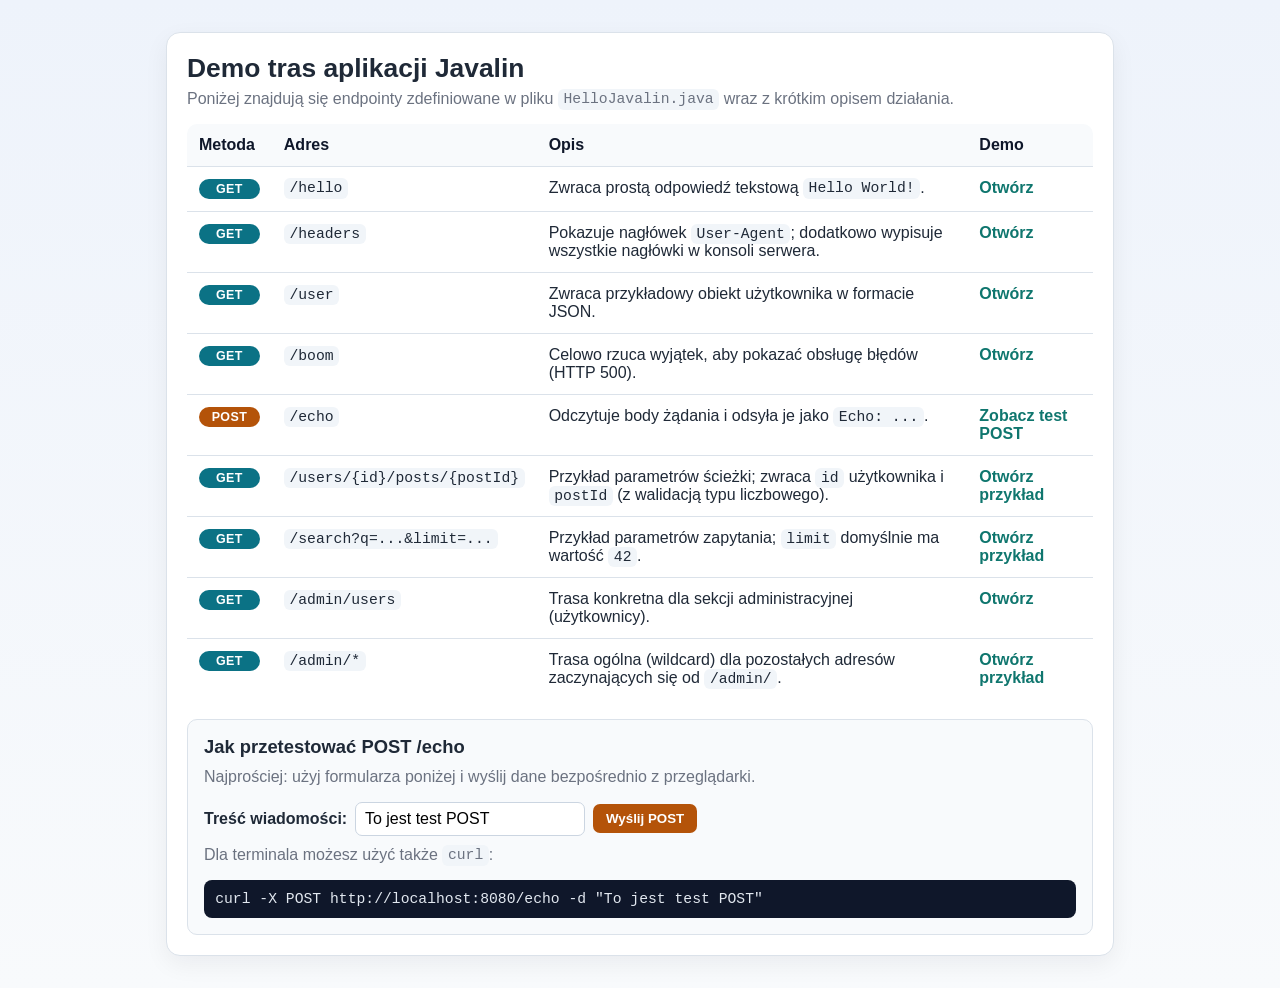
<file: zajecia_11/JavalinDemo/src/main/resources/public/index.html>
<!DOCTYPE html>
<html lang="pl">
<head>
    <meta charset="UTF-8">
    <meta name="viewport" content="width=device-width, initial-scale=1.0">
    <title>Javalin Demo - Trasy API</title>
    <link rel="stylesheet" href="css/style.css">
</head>
<body>
<main>
    <section class="card">
        <h1>Demo tras aplikacji Javalin</h1>
        <p>Poniżej znajdują się endpointy zdefiniowane w pliku <code>HelloJavalin.java</code> wraz z krótkim opisem działania.</p>

        <table aria-label="Lista tras API">
            <thead>
            <tr>
                <th>Metoda</th>
                <th>Adres</th>
                <th>Opis</th>
                <th>Demo</th>
            </tr>
            </thead>
            <tbody>
            <tr>
                <td><span class="method get">GET</span></td>
                <td><code>/hello</code></td>
                <td>Zwraca prostą odpowiedź tekstową <code>Hello World!</code>.</td>
                <td><a class="demo-link" href="/hello" target="_blank" rel="noopener noreferrer">Otwórz</a></td>
            </tr>
            <tr>
                <td><span class="method get">GET</span></td>
                <td><code>/headers</code></td>
                <td>Pokazuje nagłówek <code>User-Agent</code>; dodatkowo wypisuje wszystkie nagłówki w konsoli serwera.</td>
                <td><a class="demo-link" href="/headers" target="_blank" rel="noopener noreferrer">Otwórz</a></td>
            </tr>
            <tr>
                <td><span class="method get">GET</span></td>
                <td><code>/user</code></td>
                <td>Zwraca przykładowy obiekt użytkownika w formacie JSON.</td>
                <td><a class="demo-link" href="/user" target="_blank" rel="noopener noreferrer">Otwórz</a></td>
            </tr>
            <tr>
                <td><span class="method get">GET</span></td>
                <td><code>/boom</code></td>
                <td>Celowo rzuca wyjątek, aby pokazać obsługę błędów (HTTP 500).</td>
                <td><a class="demo-link" href="/boom" target="_blank" rel="noopener noreferrer">Otwórz</a></td>
            </tr>
            <tr>
                <td><span class="method post">POST</span></td>
                <td><code>/echo</code></td>
                <td>Odczytuje body żądania i odsyła je jako <code>Echo: ...</code>.</td>
                <td><a class="demo-link" href="#post-echo-demo">Zobacz test POST</a></td>
            </tr>
            <tr>
                <td><span class="method get">GET</span></td>
                <td><code>/users/{id}/posts/{postId}</code></td>
                <td>Przykład parametrów ścieżki; zwraca <code>id</code> użytkownika i <code>postId</code> (z walidacją typu liczbowego).</td>
                <td><a class="demo-link" href="/users/7/posts/15" target="_blank" rel="noopener noreferrer">Otwórz przykład</a></td>
            </tr>
            <tr>
                <td><span class="method get">GET</span></td>
                <td><code>/search?q=...&amp;limit=...</code></td>
                <td>Przykład parametrów zapytania; <code>limit</code> domyślnie ma wartość <code>42</code>.</td>
                <td><a class="demo-link" href="/search?q=javalin&amp;limit=5" target="_blank" rel="noopener noreferrer">Otwórz przykład</a></td>
            </tr>
            <tr>
                <td><span class="method get">GET</span></td>
                <td><code>/admin/users</code></td>
                <td>Trasa konkretna dla sekcji administracyjnej (użytkownicy).</td>
                <td><a class="demo-link" href="/admin/users" target="_blank" rel="noopener noreferrer">Otwórz</a></td>
            </tr>
            <tr>
                <td><span class="method get">GET</span></td>
                <td><code>/admin/*</code></td>
                <td>Trasa ogólna (wildcard) dla pozostałych adresów zaczynających się od <code>/admin/</code>.</td>
                <td><a class="demo-link" href="/admin/anything" target="_blank" rel="noopener noreferrer">Otwórz przykład</a></td>
            </tr>
            </tbody>
        </table>

        <section id="post-echo-demo" class="post-demo">
            <h2>Jak przetestować POST /echo</h2>
            <p>Najprościej: użyj formularza poniżej i wyślij dane bezpośrednio z przeglądarki.</p>
            <form action="/echo" method="post" target="_blank">
                <label for="echoBody">Treść wiadomości:</label>
                <input id="echoBody" name="echoBody" type="text" value="To jest test POST" required>
                <button type="submit">Wyślij POST</button>
            </form>
            <p>Dla terminala możesz użyć także <code>curl</code>:</p>
            <pre><code>curl -X POST http://localhost:8080/echo -d "To jest test POST"</code></pre>
        </section>

    </section>
</main>
</body>
</html>
</file>
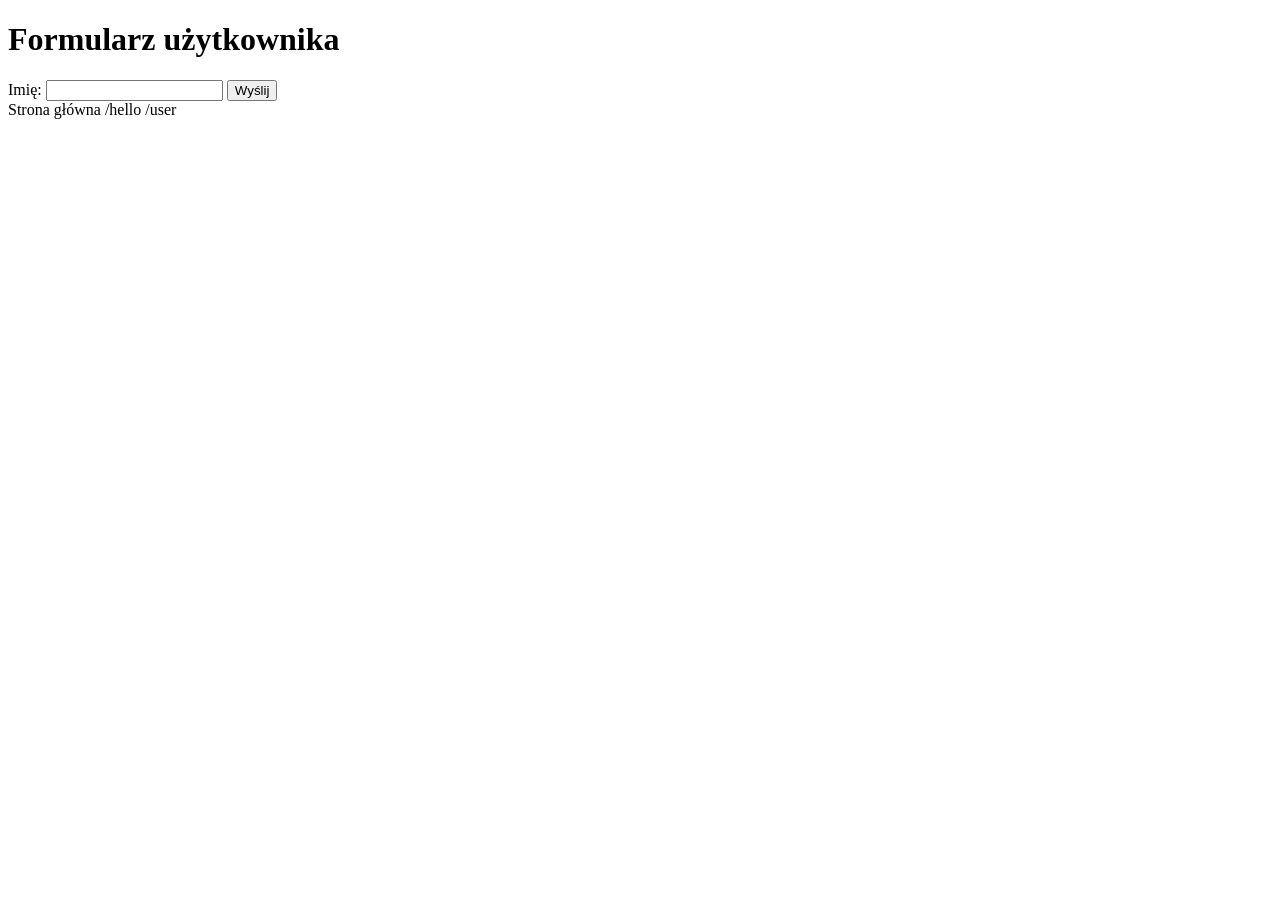
<file: zajecia_12/MVC_Demo/src/main/resources/templates/form.html>
<!DOCTYPE html>
<html lang="pl" xmlns:th="http://www.thymeleaf.org">
<head>
    <meta charset="UTF-8">
    <title>Formularz</title>
    <link rel="stylesheet" th:href="@{/css/style.css}">
</head>
<body>
<div class="container">
<h1>Formularz użytkownika</h1>

<form th:action="@{/submit}" th:object="${user}" method="post">
    <label for="name">Imię:</label>
    <input type="text" id="name" th:field="*{name}">
    <button type="submit">Wyślij</button>
</form>

<nav>
    <a th:href="@{/}">Strona główna</a>
    <a th:href="@{/hello}">/hello</a>
    <a th:href="@{/user}">/user</a>
</nav>
</div>
</body>
</html>
</file>
<file: zajecia_11/JavalinDemo/src/main/resources/public/css/style.css>
:root {
    --bg: #f5f7fb;
    --card: #ffffff;
    --text: #1f2937;
    --muted: #6b7280;
    --border: #dbe2ea;
    --accent: #0f766e;
    --get: #0b7285;
    --post: #b45309;
}

* {
    box-sizing: border-box;
}

body {
    margin: 0;
    font-family: "Segoe UI", Tahoma, Geneva, Verdana, sans-serif;
    background: linear-gradient(180deg, #eef3fb 0%, #f8fafc 100%);
    color: var(--text);
}

main {
    max-width: 980px;
    margin: 2rem auto;
    padding: 0 1rem;
}

.card {
    background: var(--card);
    border: 1px solid var(--border);
    border-radius: 14px;
    padding: 1.25rem;
    box-shadow: 0 8px 24px rgba(15, 23, 42, 0.06);
}

h1 {
    margin-top: 0;
    margin-bottom: 0.35rem;
    font-size: 1.65rem;
}

p {
    margin-top: 0;
    color: var(--muted);
}

table {
    width: 100%;
    border-collapse: collapse;
    margin-top: 1rem;
    background: #fff;
    border-radius: 10px;
    overflow: hidden;
}

th, td {
    text-align: left;
    padding: 0.75rem;
    border-bottom: 1px solid var(--border);
    vertical-align: top;
}

th {
    background: #f8fafc;
    font-weight: 600;
    color: #0f172a;
}

tr:last-child td {
    border-bottom: none;
}

.method {
    display: inline-block;
    min-width: 3.8rem;
    text-align: center;
    font-weight: 700;
    letter-spacing: 0.03em;
    font-size: 0.78rem;
    padding: 0.2rem 0.45rem;
    border-radius: 999px;
    color: #fff;
}

.get {
    background: var(--get);
}

.post {
    background: var(--post);
}

code {
    background: #f1f5f9;
    padding: 0.15rem 0.35rem;
    border-radius: 6px;
    font-size: 0.92rem;
}

.hint {
    margin-top: 1rem;
    font-size: 0.95rem;
    color: var(--muted);
}

.demo-link {
    color: var(--accent);
    font-weight: 600;
    text-decoration: none;
}

.demo-link:hover {
    text-decoration: underline;
}

.post-demo {
    margin-top: 1.25rem;
    padding: 1rem;
    border: 1px solid var(--border);
    border-radius: 10px;
    background: #f8fafc;
}

.post-demo h2 {
    margin: 0 0 0.6rem;
    font-size: 1.15rem;
}

.post-demo form {
    display: flex;
    flex-wrap: wrap;
    gap: 0.5rem;
    align-items: center;
    margin: 0.6rem 0;
}

.post-demo label {
    color: var(--text);
    font-weight: 600;
}

.post-demo input {
    min-width: 230px;
    padding: 0.45rem 0.55rem;
    border: 1px solid #cbd5e1;
    border-radius: 7px;
    font: inherit;
}

.post-demo button {
    padding: 0.45rem 0.8rem;
    border: none;
    border-radius: 7px;
    background: var(--post);
    color: #fff;
    font-weight: 600;
    cursor: pointer;
}

.post-demo button:hover {
    filter: brightness(0.95);
}

pre {
    margin: 0.5rem 0 0;
    padding: 0.7rem;
    border-radius: 8px;
    background: #0f172a;
    overflow-x: auto;
}

pre code {
    background: transparent;
    color: #e2e8f0;
    padding: 0;
}
</file>
